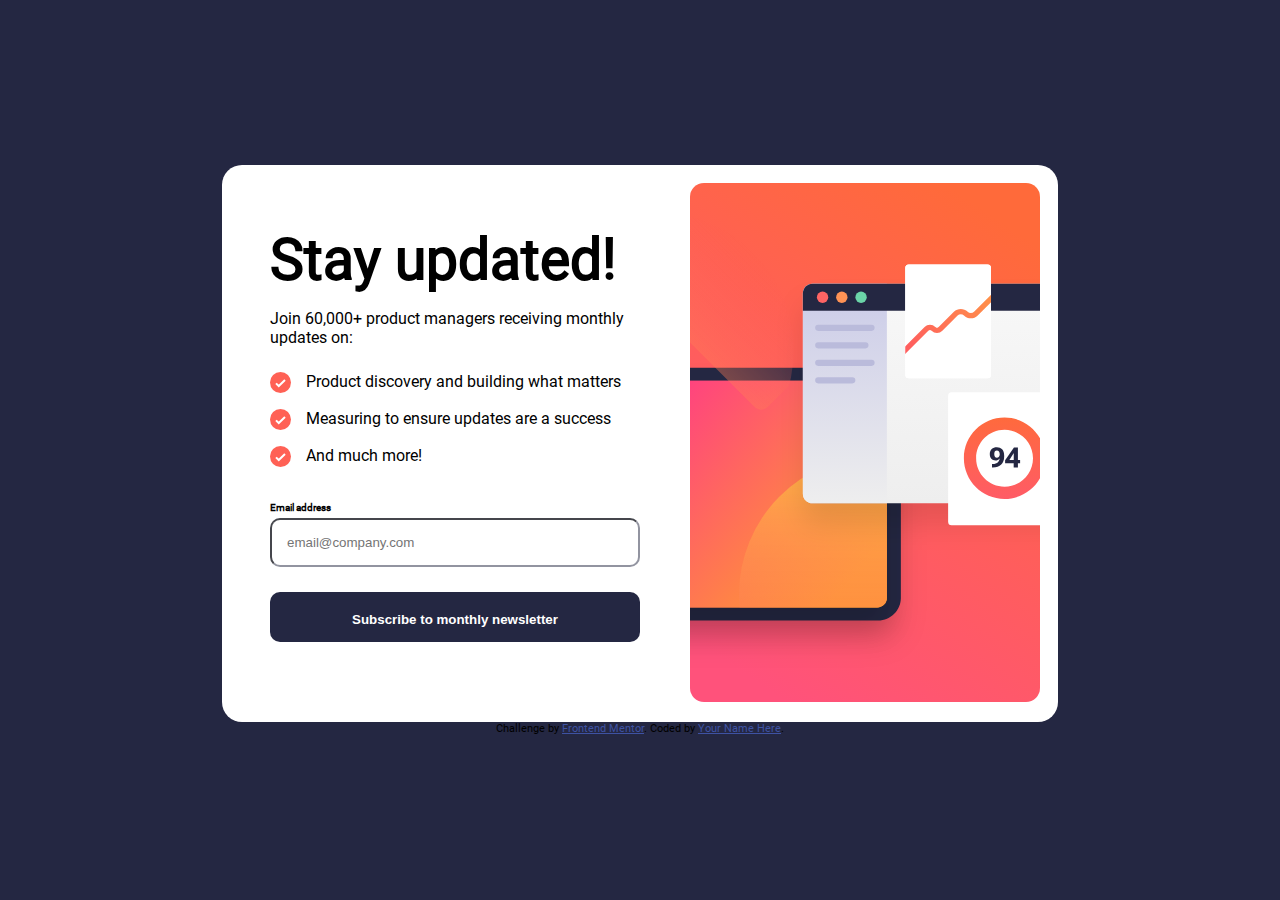
<file: index.html>
<!DOCTYPE html>
<html lang="en">
<head>
  <meta charset="UTF-8">
  <meta name="viewport" content="width=device-width, initial-scale=1.0"> <!-- displays site properly based on user's device -->

  <link rel="icon" type="image/png" sizes="32x32" href="./assets/images/favicon-32x32.png">
  <link rel="stylesheet" href="style.css">
  
  <title>Frontend Mentor | Newsletter sign-up form with success message</title>
</head>
<body>
    <div class="main-wrapper">
        <div class="inner-wrapper">
              <div class="left-wrapper">
                <div class="text-wrapper">
                  <h2 id="heading">Stay updated!</h2>
                  <p id="update-heading">Join 60,000+ product managers receiving monthly updates on:</p>
                  <p id="update-features"><img src="assets/images/icon-list.svg" >Product discovery and building what matters</p>
                  <p id="update-features"><img src="assets/images/icon-list.svg" >Measuring to ensure updates are a success</p>
                  <p id="update-features"><img src="assets/images/icon-list.svg" >And much more!</p>
                </div>  
                <div class="form">
                    <p id="email-heading">Email address</p>
                    <form action="">
                      <input type="email" class="enail" placeholder="email@company.com">
                    </form>
                    <button>Subscribe to monthly newsletter</button>
                </div>
            </div>
            <div class="right-wrapper">
              <img src="assets/images/illustration-sign-up-desktop.svg">
            </div> 
        </div>
        <div class="attribution">
          Challenge by <a href="https://www.frontendmentor.io?ref=challenge" target="_blank">Frontend Mentor</a>. 
          Coded by <a href="#">Your Name Here</a>.
        </div>
    </div>
</body>
</html>
</file>
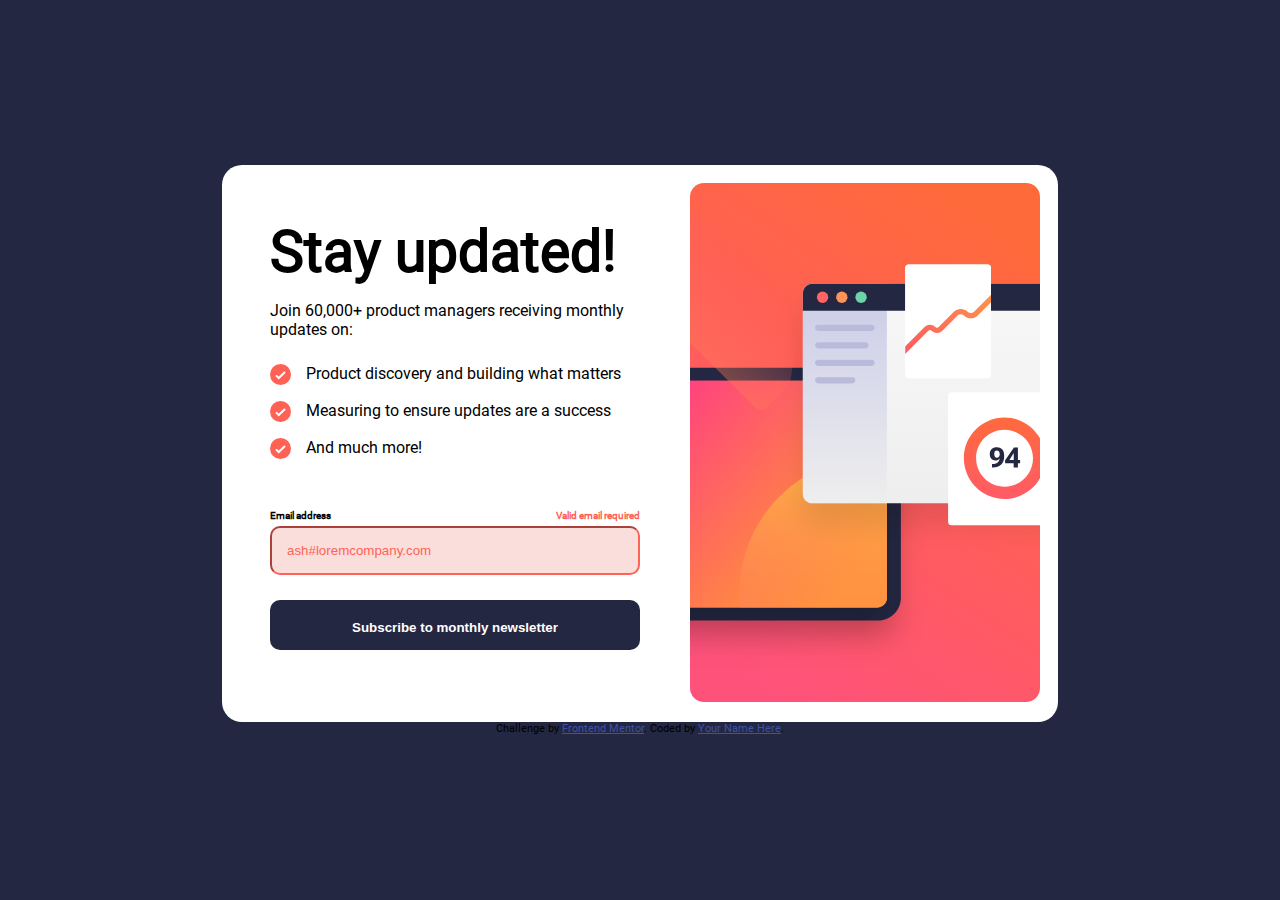
<file: error-state.html>
<!DOCTYPE html>
<html lang="en">
<head>
  <meta charset="UTF-8">
  <meta name="viewport" content="width=device-width, initial-scale=1.0"> <!-- displays site properly based on user's device -->

  <link rel="icon" type="image/png" sizes="32x32" href="./assets/images/favicon-32x32.png">
  <link rel="stylesheet" href="error-state.css">
  
  <title>Frontend Mentor | Newsletter sign-up form with success message</title>
</head>
<body>
    <div class="main-wrapper">
        <div class="inner-wrapper">
              <div class="left-wrapper">
                <div class="text-wrapper">
                  <h2 id="heading">Stay updated!</h2>
                  <p id="update-heading">Join 60,000+ product managers receiving monthly updates on:</p>
                  <p id="update-features"><img src="assets/images/icon-list.svg" >Product discovery and building what matters</p>
                  <p id="update-features"><img src="assets/images/icon-list.svg" >Measuring to ensure updates are a success</p>
                  <p id="update-features"><img src="assets/images/icon-list.svg" >And much more!</p>
                </div>  
                <div class="form">
                    <div class="form-text">
                        <p id="email-heading">Email address</p>
                        <p id="error-heading">Valid email required</p>
                    </div>
                    <form action="">
                      <input type="email" class="enail" placeholder="ash#loremcompany.com">
                    </form>
                    <button>Subscribe to monthly newsletter</button>
                </div>
            </div>
            <div class="right-wrapper">
              <img src="assets/images/illustration-sign-up-desktop.svg">
            </div> 
        </div>
        <div class="attribution">
          Challenge by <a href="https://www.frontendmentor.io?ref=challenge" target="_blank">Frontend Mentor</a>. 
          Coded by <a href="#">Your Name Here</a>.
        </div>
    </div>
</body>
</html>
</file>
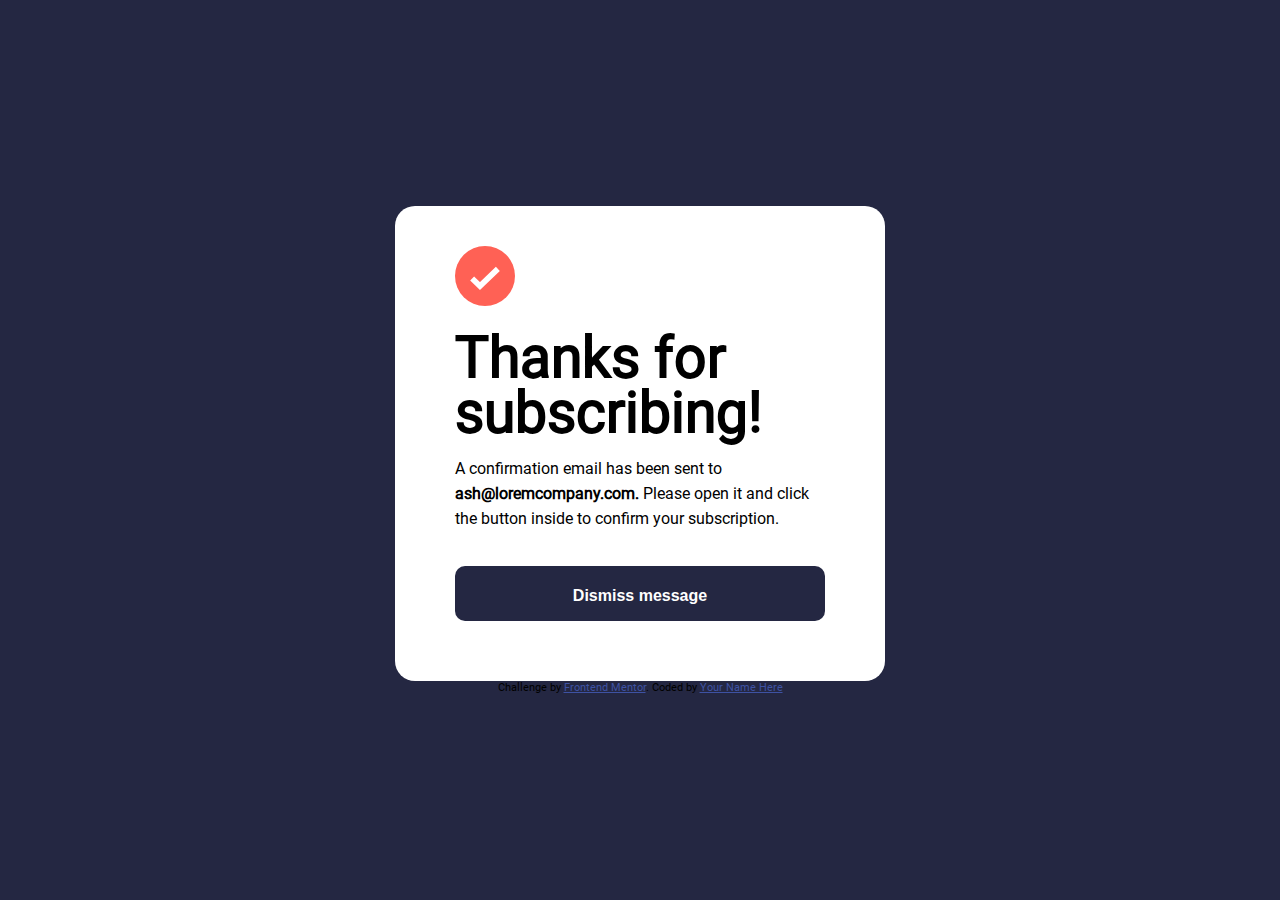
<file: success-page.html>
<!DOCTYPE html>
<html lang="en">
<head>
  <meta charset="UTF-8">
  <meta name="viewport" content="width=device-width, initial-scale=1.0"> 

  <link rel="icon" type="image/png" sizes="32x32" href="./assets/images/favicon-32x32.png">
  <link rel="stylesheet" href="success-page.css">
  
  <title>Frontend Mentor | Newsletter sign-up form with success message</title>
</head>
<body>
    <div class="main-wrapper">
          <div class="inner-wrapper">
              <div class="text-wrapper">  
                  <img src="assets/images/icon-list.svg">
                  <h2 id="heading">Thanks for subscribing!</h2>
                  <p id="update-heading">A confirmation email has been sent to <span>ash@loremcompany.com.</span> 
                    Please open it and click the button inside to confirm your subscription.</p>
                  <button><p>Dismiss message</p></button>
              </div>
          </div>
          <div class="attribution">
            Challenge by <a href="https://www.frontendmentor.io?ref=challenge" target="_blank">Frontend Mentor</a>. 
            Coded by <a href="#">Your Name Here</a>
          </div>
    </div>
</body>
</html>
</file>
<file: style.css>
*{
    box-sizing: border-box;
}

html{
    font-size: 10px;
}


@font-face {
    font-family: customFonts;
    src: url(Roboto-Regular.ttf);
}



body{
    margin: 0;
    padding: 0;
    width: auto;
    height: 100vh;
    display: flex;
    align-items: center;
    justify-content: center;
    font-family: customFonts;
    background-color:hsl(234, 29%, 20%);
}

.main-wrapper{
    display: block;
    align-items: center;
    justify-content: center;
    padding: 0;
}

.inner-wrapper{
    width: auto;
    height: auto;
    display: flex;
    align-items: center;
    justify-content: center;
    background-color: #fff;
    border-radius: 2rem;
    padding: 1.8rem;

}

.left-wrapper{
    width: 45rem;
    height: auto;
    padding: 2rem 5rem 4rem 3rem;
}

.text-wrapper{
    width: 40rem;
    padding: 0;
}

#heading{
    font-size: 5.7rem;
    font-weight: 700;
    margin-top: 0;
    margin-bottom: 0;
}

.left-wrapper p{
    font-size: 1.6rem;
}

#update-heading{
    margin-bottom: 2.5rem;
}

#update-features{
    display: flex;
}

#update-features img{
    margin-right: 1.5rem;
}

#email-heading{
    font-size: 1rem;
    font-weight: 700;
    margin-top: 3.5rem;
    margin-bottom: .5rem;
}

input{
    width: 37rem;
    padding: 1.5rem;
    margin-bottom: 2.5rem;
    border-radius: 1rem;
    border-color: hsl(231, 7%, 60%);
}

button{
    font-weight: 700;
    width: 37rem;
    padding: 2rem 1.5rem 1.5rem 1.5rem;
    border-radius: 1rem;
    border-style: none;
    cursor: pointer;
    background-color: hsl(234, 29%, 20%);
    color: hsl(0, 0%, 100%);
}

button:hover{
    background: linear-gradient(
        to right,
    rgb(248,81,112), rgb(255,124,78));
    cursor: pointer;
    background-color: hsl(4, 100%, 67%);
    box-shadow: .1rem 2.5rem 2rem hsl(7, 100%, 93%);
}

.right-wrapper{
    margin: 0;
    width: auto;
    height: auto;
}

.right-wrapper img{
    width: 35rem;
    height: auto;
}

.attribution { 
    font-size: 11px; text-align: center; 
}

.attribution a { 
        color: hsl(228, 45%, 44%); 
}

@media(max-width: 800px){
    body{
        padding: 0;
        margin: 0;
        padding: 0;
        display: block;
    }

   .main-wrapper{
    display: block;
    background-color: #fff;
    overflow-x: hidden;
   } 

   .inner-wrapper{
    width: auto;
    height: 98vh;
    flex-direction: column-reverse;
    margin: 0;
    border-radius: 0;
    padding: 0;
   }

   .left-wrapper{
    width: auto;
    height: 60vh;
    padding: 0 15rem 0 15rem;
    margin-left: 2rem;
   }

   .text-wrapper{
    padding: 0 3rem 0 3rem;
   }
   
   .form{
    padding: 0 3rem 0 3rem;
   }

   .right-wrapper{
    width: 100%;
    height: 40vh;
    margin: 0 0 .5rem 0;
    background-image: url(assets/images/illustration-sign-up-mobile.svg);
    background-repeat: no-repeat;
    background-size: contain;
    
   }

   .right-wrapper img{
    width: 0;
    height: 0;
   }

   #heading{
    font-size: 4.1rem;
    font-weight: 700;
    margin-top: 0;
    margin-bottom: 0;
    }

    p{
    line-height: 2.5rem;
    }

    input{
    width: auto;
    padding: 1.5rem 7.4rem 1.5rem 7.4rem;
    }

    button{
        width: auto;
        margin-bottom: 3rem;
        padding: 2rem 5.7rem 1.5rem 5.7rem;
    }

    .attribution{
        opacity: 0;
    }   
}
</file>
<file: error-state.css>
*{
    box-sizing: border-box;
}

html{
    font-size: 10px;
}


@font-face {
    font-family: customFonts;
    src: url(Roboto-Regular.ttf);
}



body{
    margin: 0;
    padding: 0;
    width: auto;
    height: 100vh;
    display: flex;
    align-items: center;
    justify-content: center;
    font-family: customFonts;
    background-color:hsl(234, 29%, 20%);
}

.main-wrapper{
    display: block;
    align-items: center;
    justify-content: center;
    padding: 0;
}

.inner-wrapper{
    width: auto;
    height: auto;
    display: flex;
    align-items: center;
    justify-content: center;
    background-color: #fff;
    border-radius: 2rem;
    padding: 1.8rem;

}

.left-wrapper{
    width: 45rem;
    height: auto;
    padding: 2rem 5rem 4rem 3rem;
}

.text-wrapper{
    width: 40rem;
    padding: 0;
}

#heading{
    font-size: 5.7rem;
    font-weight: 700;
    margin-top: 0;
    margin-bottom: 0;
}
.left-wrapper p{
    font-size: 1.6rem;
}

#update-heading{
    margin-bottom: 2.5rem;
}

#update-features{
    display: flex;
}

#update-features img{
    margin-right: 1.5rem;
}

.form-text{
    display: flex;
    align-items: center;
    justify-content: space-between;
}
#email-heading, #error-heading{
    font-size: 1rem;
    font-weight: 700;
    margin-top: 3.5rem;
    margin-bottom: .5rem;
}

#error-heading{
    color: hsl(4, 100%, 67%);
}

input{
    width: 37rem;
    padding: 1.5rem;
    margin-bottom: 2.5rem;
    border-radius: 1rem;
    border-color: hsl(4, 100%, 67%);
    background-color: hsl(5, 77%, 92%);
    cursor: pointer;
}

::placeholder{
    color: hsl(4, 100%, 67%);

}

button{
    cursor: pointer;
    font-weight: 700;
    width: 37rem;
    padding: 2rem 1.5rem 1.5rem 1.5rem;
    border-radius: 1rem;
    border-style: none;
    background-color: hsl(234, 29%, 20%);
    color: hsl(0, 0%, 100%);
}

button:hover{
    cursor: pointer;
    background: linear-gradient(
        to right,
    rgb(248,81,112), rgb(255,124,78));
    background-color: hsl(4, 100%, 67%);
    box-shadow: .1rem 2.5rem 2rem hsl(7, 100%, 93%);
}

.right-wrapper{
    margin: 0;
    width: auto;
    height: auto;
}

.right-wrapper img{
    width: 35rem;
    height: auto;
}

.attribution { 
    font-size: 11px; text-align: center; 
}

.attribution a { 
        color: hsl(228, 45%, 44%); 
}

@media(max-width: 800px){
    body{
        padding: 0;
        margin: 0;
        padding: 0;
        display: block;
    }

   .main-wrapper{
    display: block;
    background-color: #fff;
    overflow-x: hidden;
   } 

   .inner-wrapper{
    width: auto;
    height: 98vh;
    flex-direction: column-reverse;
    margin: 0;
    border-radius: 0;
    padding: 0;
   }

   .left-wrapper{
    width: auto;
    height: 60vh;
    padding: 0 15rem 0 15rem;
    margin-left: 2rem;
   }

   .text-wrapper{
    padding: 0 3rem 0 3rem;
   }
   
   .form{
    padding: 0 3rem 0 3rem;
   }

   .form-text{
    padding: 0 2rem 0 0;
}



   .right-wrapper{
    width: 100%;
    height: 40vh;
    margin: 0 0 .5rem 0;
    background-image: url(assets/images/illustration-sign-up-mobile.svg);
    background-repeat: no-repeat;
    background-size: contain;
    
   }

   .right-wrapper img{
    width: 0;
    height: 0;
   }

   #heading{
    font-size: 4.1rem;
    font-weight: 700;
    margin-top: 0;
    margin-bottom: 0;
    }

    p{
        line-height: 2.5rem;
    }

    input{
        width: auto;
        padding: 1.5rem 7.4rem 1.5rem 7.4rem;
    }

    button{
        width: auto;
        margin-bottom: 3rem;
        padding: 2rem 5.7rem 1.5rem 5.7rem;
    }

    .attribution{
        opacity: 0;
    }   
}
</file>
<file: success-page.css>
*{
    box-sizing: border-box;
}

html{
    font-size: 10px;
}


@font-face {
    font-family: customFonts;
    src: url(Roboto-Bold.ttf);
    src: url(Roboto-Regular.ttf);
}



body{
    margin: 0;
    padding: 0;
    width: auto;
    height: 100vh;
    display: flex;
    align-items: center;
    justify-content: center;
    font-family: customFonts;
    background-color:hsl(234, 29%, 20%);
}

.main-wrapper{
    display: block;
    align-items: center;
    justify-content: center;
    padding: 0;
}

img{
    margin-bottom: 1.5rem;
    width: 6rem;
}

.inner-wrapper{
    width: auto;
    height: auto;
    display: flex;
    align-items: center;
    justify-content: center;
}

.text-wrapper{
    width: 49rem;
    height: auto;
    padding: 4rem 6rem 4rem 6rem;
    background-color: #fff;
    border-radius: 2rem;
    line-height: 2.5rem;
    }

#heading{
    font-size: 5.7rem;
    font-weight: 700;
    margin-top: 0;
    margin-bottom: 0;
    line-height: 5.5rem;
}

p{
    font-size: 1.6rem;
    margin-bottom: 3.5rem;
}

span{
    font-weight: 700;
}

button{
    font-weight: 700;
    width: 37rem;
    margin-bottom: 2rem;
    border-radius: 1rem;
    border-style: none;
    cursor: pointer;
    background-color: hsl(234, 29%, 20%);
    color: hsl(0, 0%, 100%);
}

button p{
    margin: 2rem 1.5rem 1.5rem 1.5rem;
}

button:hover{
    background: linear-gradient(
        to right,
    rgb(248,81,112), rgb(255,124,78));
    cursor: pointer;
    background-color: hsl(4, 100%, 67%);
    box-shadow: .1rem 2.5rem 2rem hsl(7, 100%, 93%);
}

.attribution { 
    font-size: 11px; text-align: center; 
}

.attribution a { 
    color: hsl(228, 45%, 44%); 
}

@media(max-width: 800px){
    body{
        padding: 0;
        margin: 0;
        padding: 0;
        display: block;
        overflow-x: hidden;
        scroll-behavior: smooth;
    }

   .main-wrapper{
    display: block;
    background-color: #fff;
   } 

   .inner-wrapper{
    display: block;
    width: 98vw;
    height: 98vh;
    margin-left: 1rem;
   }

   .text-wrapper{
    width: 100vw;
    padding: 0 3rem 0 3rem;
   }
   
   img{
    margin-top: 15vh;
   }

   #heading{
    font-size: 4.1rem;
    font-weight: 700;
    margin: 0;
    }

    p{
        line-height: 2.5rem;
        margin-bottom: 32vh;
    }


    button{
        width: 80vw;
        height: auto;
        padding: 0;
        text-align: center;
    }

    button p{
        margin: 2rem 0 1.5rem 0;
    }

    .attribution{
        opacity: 0;
    }
}
</file>
